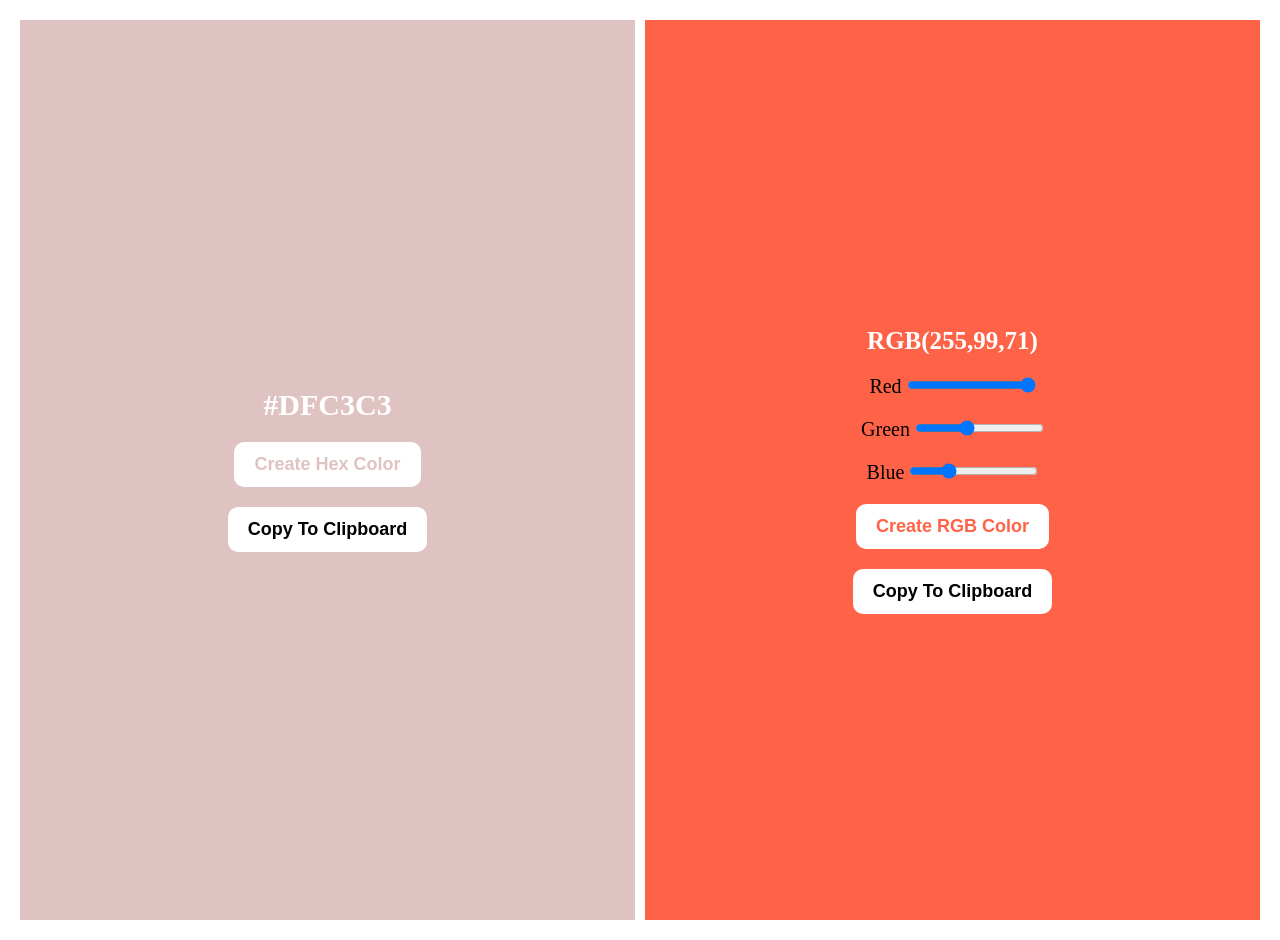
<file: index.html>
<!DOCTYPE html>
<html lang="en">
<head>
    <meta charset="UTF-8">
    <meta name="viewport" content="width=device-width, initial-scale=1.0">
    <title>Random Color Generator</title>
    <link rel="stylesheet" href="style.css">

</head>
<body>
<div class="random-color-generator-container">
    <div class="hexcontainer">
        <p class="hexvalue">
            #DFC3C3
        </p>
        <button class="hexbtn">
            Create Hex Color
        </button>
        <button id="hexcopy">
            Copy To Clipboard
        </button>

    </div>

    <!-- FOR RGB CONTAINER -->
    <div class="rbgcontainer">
        <p class="rgbvalue">RGB(255,99,71)</p>
        <div>
            <label for="">Red</label>
            <input type="range" name="" id="red" min="0" max="255" value="255">
        </div>
        
        <div>
            <label for="">Green</label>
            <input type="range" name="" id="green" min="0" max="255" value="99">
        </div>
        
        <div>
            <label for="">Blue</label>
            <input type="range" name="" id="blue" min="0" max="255" value="71">
        </div>

        <button id="rbgbtn">Create RGB Color</button>
        <button id="rbgcopy">Copy To Clipboard</button>
    </div>
</div>
    

<script src="script.js"></script>    
<!-- <script src="index 2 .js"></script> -->
</body>
</html>
</file>
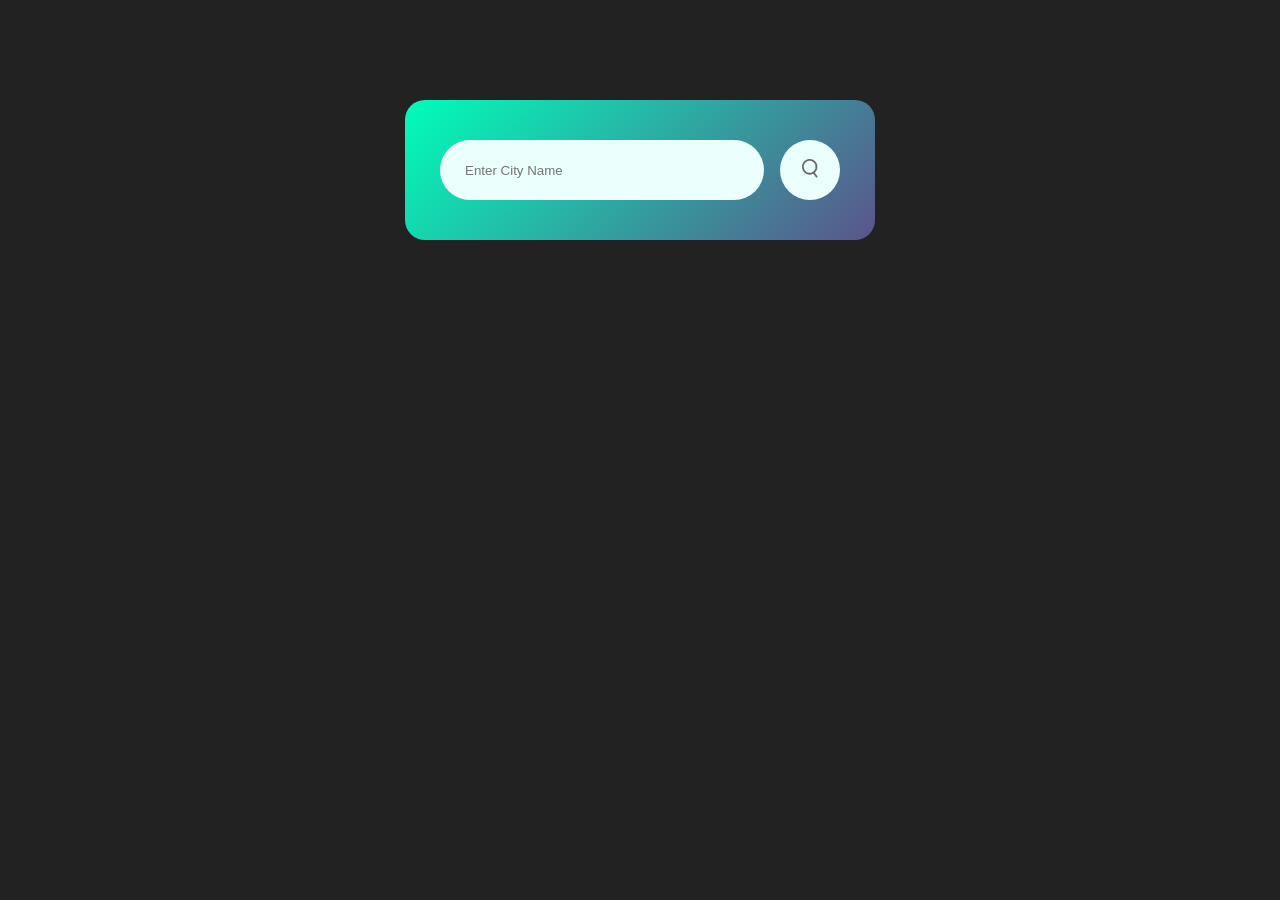
<file: Weather App/index.html>
<!DOCTYPE html>
<html lang="en">
  <head>
    <meta charset="UTF-8" />
    <meta name="viewport" content="width=device-width, initial-scale=1.0" />
    <title>Weather App</title>
    <link rel="stylesheet" href="style.css" />
  </head>
  <body>
    <div class="card">
      <div class="search">
        <input type="text" placeholder="Enter City Name" spellcheck="false" />
        <button type="button">
          <img src="images/search.png" alt="search" />
        </button>
      </div>
      <div class="error">
        <p>Invalid City Name</p>
      </div>
      <div class="weather">
        <img src="images/rain.png" alt="" class="weather-icon" />
        <h1 class="temp">22°c</h1>
        <h2 class="city">Chennai</h2>

        <div class="details">
          <div class="col">
            <img src="images/humidity.png" alt="" />
          </div>
          <div>
            <p class="humidity">50%</p>
            <p>Humidity</p>
          </div>
          <div class="col">
            <img src="images/wind.png" alt="" />
          </div>
          <div>
            <p class="wind">15 Km/h</p>
            <p>Wind Speed</p>
          </div>
        </div>
      </div>
    </div>

    <script src="script.js"></script>
  </body>
</html>
</file>
<file: style.css>
* {
  margin: 0;
  padding: 0;
  box-sizing: border-box;
}
body {
  padding: 20px;
  font-size: 20px;
}
.random-color-generator-container {
  display: flex;
  gap: 10px;
}
.hexcontainer,
.rbgcontainer {
  min-height: 100vh;
  flex: 1;
  display: flex;
}
.hexcontainer button {
  padding: 12px 20px;
  cursor: pointer;
  font-size: 18px;
  font-weight: bold;
  background-color: #ffffff;
  color: #dfc3c3;
  border-radius: 10px;
  border-style: none;
}
#hexcopy {
  color: black;
}

.hexcontainer {
  background-color: #dfc3c3;
  padding: 20px;
  justify-content: center;
  align-items: center;
  flex-direction: column;
  gap: 20px;
}
.hexvalue {
  font-size: 30px;
  font-weight: bold;
  color: #fff;
}

.rbgcontainer {
  display: flex;
  flex-direction: column;
  gap: 20px;
  background-color: rgb(255, 99, 71);
  padding: 20px;
  justify-content: center;
  align-items: center;
}

.rbgcontainer button {
  padding: 12px 20px;
  cursor: pointer;
  font-size: 18px;
  font-weight: bold;
  background-color: rgb(255, 255, 255);
  color: rgb(255, 99, 71);
  border-radius: 10px;
  border-style: none;
}
.rgbvalue {
  font-size: 25px;
  font-weight: bold;
  color: rgb(255, 255, 255);
}
#rbgcopy {
  color: black;
}
</file>
<file: Weather App/style.css>
*{
    margin: 0;
    padding: 0;
    font-family: 'poppins',sans-serif;
    box-sizing: border-box;
}
body{
    background:#222;
}
.card{
    width: 90%;
    max-width: 470px;
    background: linear-gradient(135deg,#00feba,#5b548a);
    color:#fff ;
    margin: 100px auto 0;
    border-radius: 20px;
    padding: 40px 35px;
    text-align: center;

}
.search{
    width: 100%;
    display: flex;
    align-items: center;
    justify-content: space-between;
}

.search input{
    border: 0;
    outline: 0;
    background: #ebfffc;
    color: #555;
    padding: 10px 25px;
    height: 60px;
    border-radius: 30px;
    flex: 1;
    margin-right: 16px;    
}
.search button{
    border: 0;
    outline: 0;
    background: #ebfffc;
    border-radius: 50%;
    width: 60px;
    height: 60px;
    cursor: pointer;
}
.search button img{
    width: 16px;

}
.weather-icon{
    width: 170px;
    margin-top: 30px;

}

.weather h1{
    font-size: 80px;
    font-weight: 500;
    
}
.weather h2{
    font-size: 45px;
    font-weight: 400;
    margin-top: -10px;

}
.details{
    display: flex;
    align-items: center;
    justify-content: space-between;
    padding: 0px 20px;
    margin-top: 50px;
}
.col{
    display: flex;
    align-items: center;
    text-align: left;
}
.col img{
    width: 40px;
    margin-right: 10px;

}
.humidity,wind{
    font-size: 28px;
    margin-top: -6px;
}
.weather{
    display: none;
}
.error{
    text-align: left;
    margin-left: 10px;
    font-size: 14px;
    margin-top: 10px;
    display: none;
}
</file>
